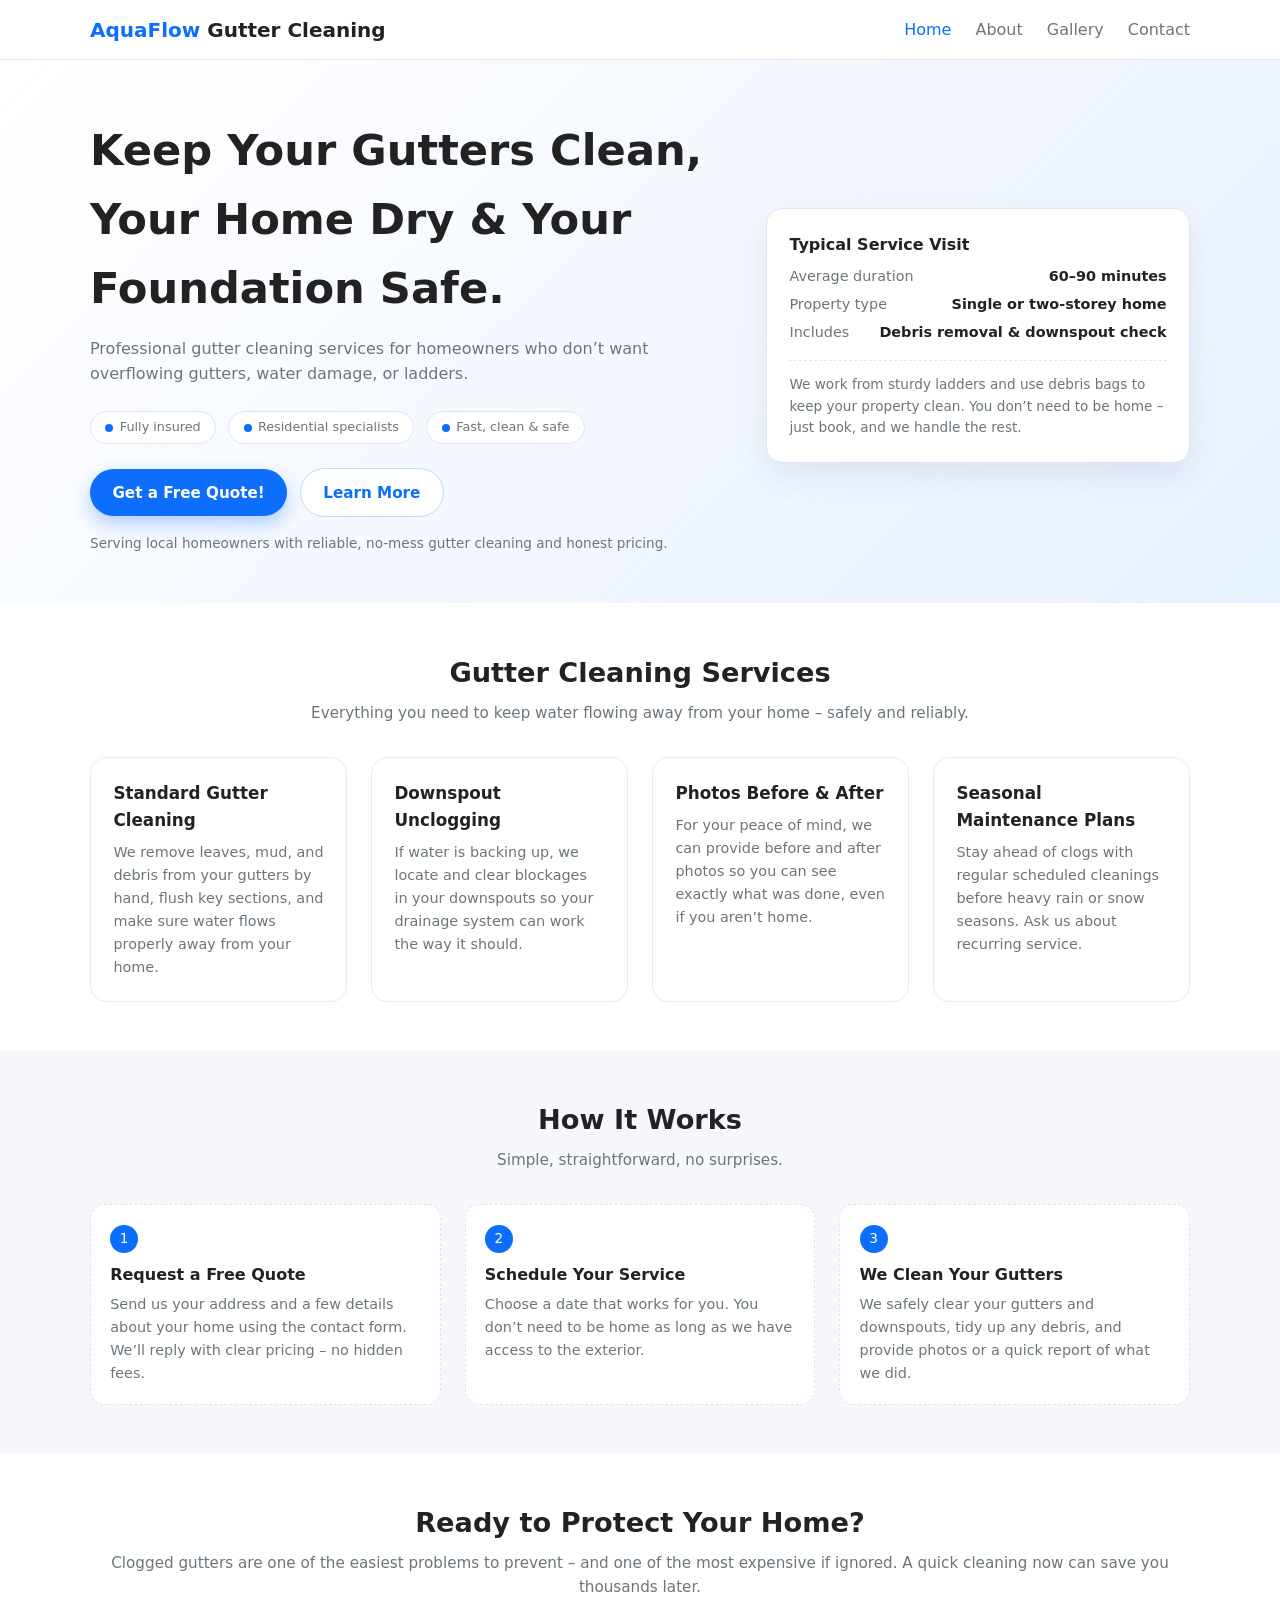
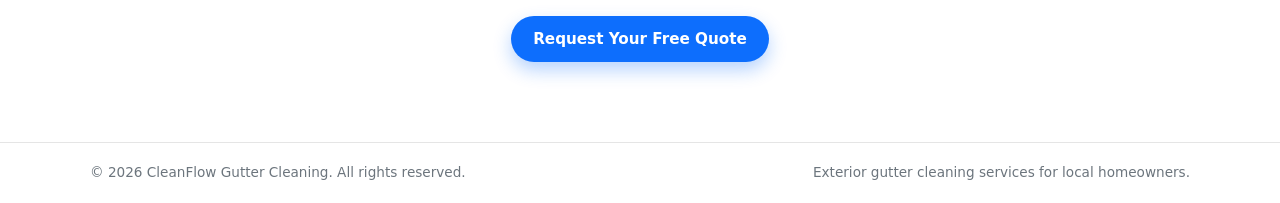
<file: index.html>
<!DOCTYPE html>
<html lang="en">
<head>
  <meta charset="UTF-8">
  <title>AquaFlow | Professional Gutter Cleaning Services</title>
  <meta name="viewport" content="width=device-width, initial-scale=1">
  <meta name="description" content="Professional gutter cleaning services to protect your home from water damage. Fast, reliable, insured.">
  <link rel="stylesheet" href="style.css">
</head>
<body>
<header>
  <div class="container navbar">
    <div class="logo">AquaFlow <span>Gutter Cleaning</span></div>
    <nav>
      <ul>
        <li><a href="index.html" class="active">Home</a></li>
        <li><a href="about.html">About</a></li>
        <li><a href="gallery.html">Gallery</a></li>
        <li><a href="contact.html">Contact</a></li>
      </ul>
    </nav>
  </div>
</header>

<main>
  <!-- Hero -->
  <section class="hero">
    <div class="container hero-inner">
      <div>
        <h1>Keep Your Gutters Clean, Your Home Dry & Your Foundation Safe.</h1>
        <p class="hero-subtitle">
          Professional gutter cleaning services for homeowners who don’t want overflowing gutters,
          water damage, or ladders.
        </p>

        <div class="hero-badges">
          <div class="badge">
            <span class="badge-dot"></span> Fully insured
          </div>
          <div class="badge">
            <span class="badge-dot"></span> Residential specialists
          </div>
          <div class="badge">
            <span class="badge-dot"></span> Fast, clean & safe
          </div>
        </div>

        <div class="hero-cta">
          <a href="contact.html" class="btn btn-primary">Get a Free Quote!</a>
          <a href="about.html" class="btn btn-outline">Learn More</a>
        </div>

        <p class="hero-note">
          Serving local homeowners with reliable, no-mess gutter cleaning and honest pricing.
        </p>
      </div>

      <aside class="hero-card">
        <div class="hero-card-title">Typical Service Visit</div>
        <div class="hero-card-line">
          <span class="label">Average duration</span>
          <span class="value">60–90 minutes</span>
        </div>
        <div class="hero-card-line">
          <span class="label">Property type</span>
          <span class="value">Single or two-storey home</span>
        </div>
        <div class="hero-card-line">
          <span class="label">Includes</span>
          <span class="value">Debris removal & downspout check</span>
        </div>
        <div class="hero-status">
          We work from sturdy ladders and use debris bags to keep your property clean.
          You don’t need to be home – just book, and we handle the rest.
        </div>
      </aside>
    </div>
  </section>

  <!-- Services -->
  <section class="section">
    <div class="container">
      <div class="section-title">
        <h2>Gutter Cleaning Services</h2>
        <p>Everything you need to keep water flowing away from your home – safely and reliably.</p>
      </div>

      <div class="services-grid">
        <div class="service-card">
          <h3>Standard Gutter Cleaning</h3>
          <p>
            We remove leaves, mud, and debris from your gutters by hand, flush key sections,
            and make sure water flows properly away from your home.
          </p>
        </div>
        <div class="service-card">
          <h3>Downspout Unclogging</h3>
          <p>
            If water is backing up, we locate and clear blockages in your downspouts so your drainage system
            can work the way it should.
          </p>
        </div>
        <div class="service-card">
          <h3>Photos Before & After</h3>
          <p>
            For your peace of mind, we can provide before and after photos so you can see exactly what was done,
            even if you aren’t home.
          </p>
        </div>
        <div class="service-card">
          <h3>Seasonal Maintenance Plans</h3>
          <p>
            Stay ahead of clogs with regular scheduled cleanings before heavy rain or snow seasons.
            Ask us about recurring service.
          </p>
        </div>
      </div>
    </div>
  </section>

  <!-- Process -->
  <section class="section section-light">
    <div class="container">
      <div class="section-title">
        <h2>How It Works</h2>
        <p>Simple, straightforward, no surprises.</p>
      </div>

      <div class="process-grid">
        <div class="process-step">
          <div class="process-step-number">1</div>
          <h3>Request a Free Quote</h3>
          <p>
            Send us your address and a few details about your home using the contact form.
            We’ll reply with clear pricing – no hidden fees.
          </p>
        </div>
        <div class="process-step">
          <div class="process-step-number">2</div>
          <h3>Schedule Your Service</h3>
          <p>
            Choose a date that works for you. You don’t need to be home as long as we have access to the exterior.
          </p>
        </div>
        <div class="process-step">
          <div class="process-step-number">3</div>
          <h3>We Clean Your Gutters</h3>
          <p>
            We safely clear your gutters and downspouts, tidy up any debris, and provide photos or a quick report
            of what we did.
          </p>
        </div>
      </div>
    </div>
  </section>

  <!-- CTA -->
  <section class="section">
    <div class="container">
      <div class="section-title">
        <h2>Ready to Protect Your Home?</h2>
        <p>
          Clogged gutters are one of the easiest problems to prevent – and one of the most expensive if ignored.
          A quick cleaning now can save you thousands later.
        </p>
        <p style="margin-top: 1rem;">
          <a href="contact.html" class="btn btn-primary">Request Your Free Quote</a>
        </p>
      </div>
    </div>
  </section>
</main>

<footer>
  <div class="container footer-inner">
    <span>© <span id="year"></span> CleanFlow Gutter Cleaning. All rights reserved.</span>
    <span>Exterior gutter cleaning services for local homeowners.</span>
  </div>
</footer>

<script>
  // Simple year auto-update
  document.getElementById('year').textContent = new Date().getFullYear();
</script>
</body>
</html>
</file>
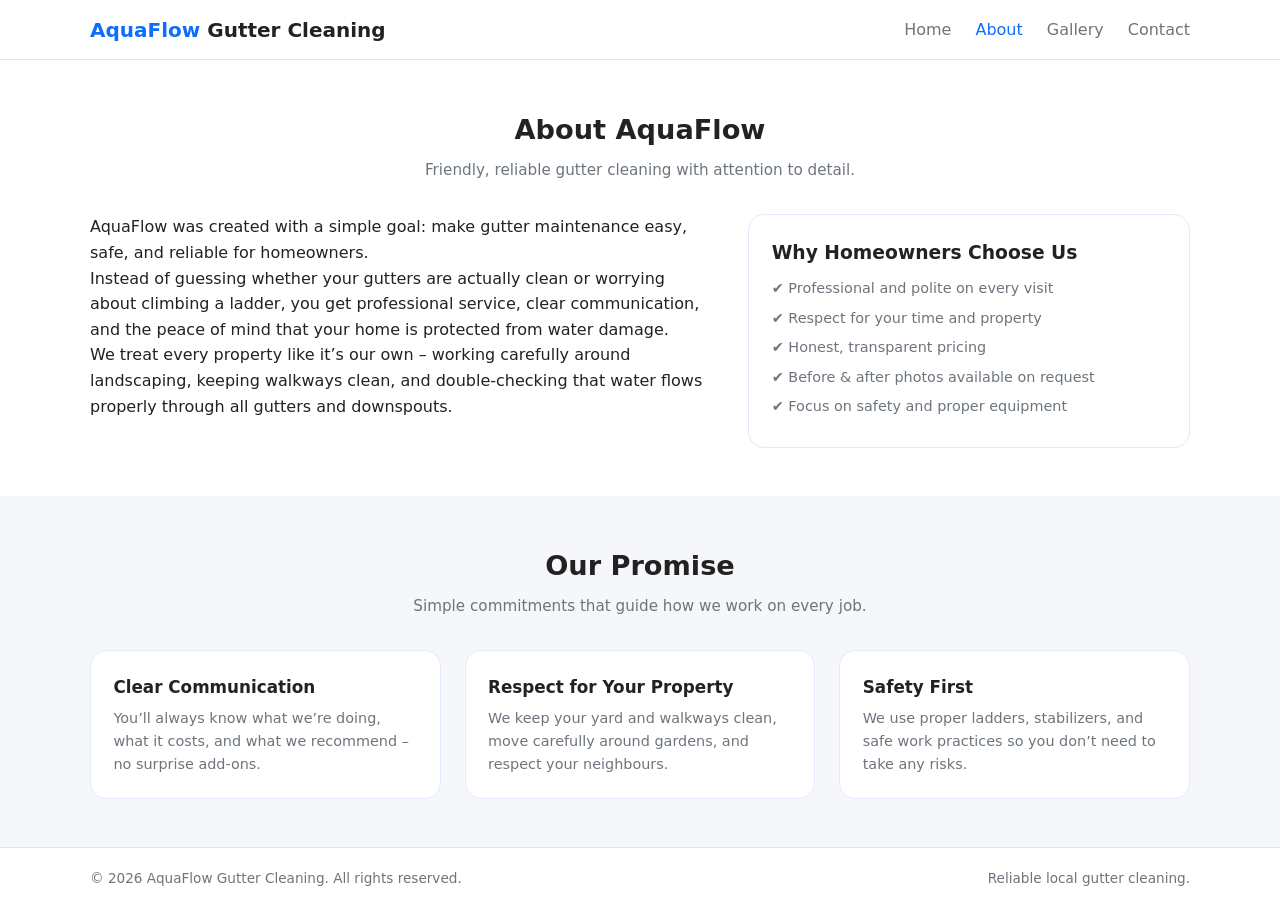
<file: about.html>
<!DOCTYPE html>
<html lang="en">
<head>
  <meta charset="UTF-8">
  <title>About | AquaFlow</title>
  <meta name="viewport" content="width=device-width, initial-scale=1">
  <meta name="description" content="Learn more about CleanFlow Gutter Cleaning – who we are, how we work, and why homeowners trust us.">
  <link rel="stylesheet" href="style.css">
</head>
<body>
<header>
  <div class="container navbar">
    <div class="logo">AquaFlow <span>Gutter Cleaning</span></div>
    <nav>
      <ul>
        <li><a href="index.html">Home</a></li>
        <li><a href="about.html" class="active">About</a></li>
        <li><a href="gallery.html">Gallery</a></li>
        <li><a href="contact.html">Contact</a></li>
      </ul>
    </nav>
  </div>
</header>

<main>
  <section class="section">
    <div class="container">
      <div class="section-title">
        <h2>About AquaFlow</h2>
        <p>Friendly, reliable gutter cleaning with attention to detail.</p>
      </div>

      <div class="about-layout">
        <div>
          <p>
            AquaFlow was created with a simple goal: make gutter maintenance easy,
            safe, and reliable for homeowners.
          </p>
          <p>
            Instead of guessing whether your gutters are actually clean or worrying about climbing
            a ladder, you get professional service, clear communication, and the peace of mind that
            your home is protected from water damage.
          </p>
          <p>
            We treat every property like it’s our own – working carefully around landscaping, keeping
            walkways clean, and double-checking that water flows properly through all gutters and
            downspouts.
          </p>
        </div>

        <aside class="about-highlight">
          <h3>Why Homeowners Choose Us</h3>
          <ul>
            <li>✔ Professional and polite on every visit</li>
            <li>✔ Respect for your time and property</li>
            <li>✔ Honest, transparent pricing</li>
            <li>✔ Before & after photos available on request</li>
            <li>✔ Focus on safety and proper equipment</li>
          </ul>
        </aside>
      </div>
    </div>
  </section>

  <section class="section section-light">
    <div class="container">
      <div class="section-title">
        <h2>Our Promise</h2>
        <p>Simple commitments that guide how we work on every job.</p>
      </div>

      <div class="services-grid">
        <div class="service-card">
          <h3>Clear Communication</h3>
          <p>
            You’ll always know what we’re doing, what it costs, and what we recommend – no surprise add-ons.
          </p>
        </div>
        <div class="service-card">
          <h3>Respect for Your Property</h3>
          <p>
            We keep your yard and walkways clean, move carefully around gardens, and respect your neighbours.
          </p>
        </div>
        <div class="service-card">
          <h3>Safety First</h3>
          <p>
            We use proper ladders, stabilizers, and safe work practices so you don’t need to take any risks.
          </p>
        </div>
      </div>
    </div>
  </section>
</main>

<footer>
  <div class="container footer-inner">
    <span>© <span id="year"></span> AquaFlow Gutter Cleaning. All rights reserved.</span>
    <span>Reliable local gutter cleaning.</span>
  </div>
</footer>

<script>
  document.getElementById('year').textContent = new Date().getFullYear();
</script>
</body>
</html>
</file>
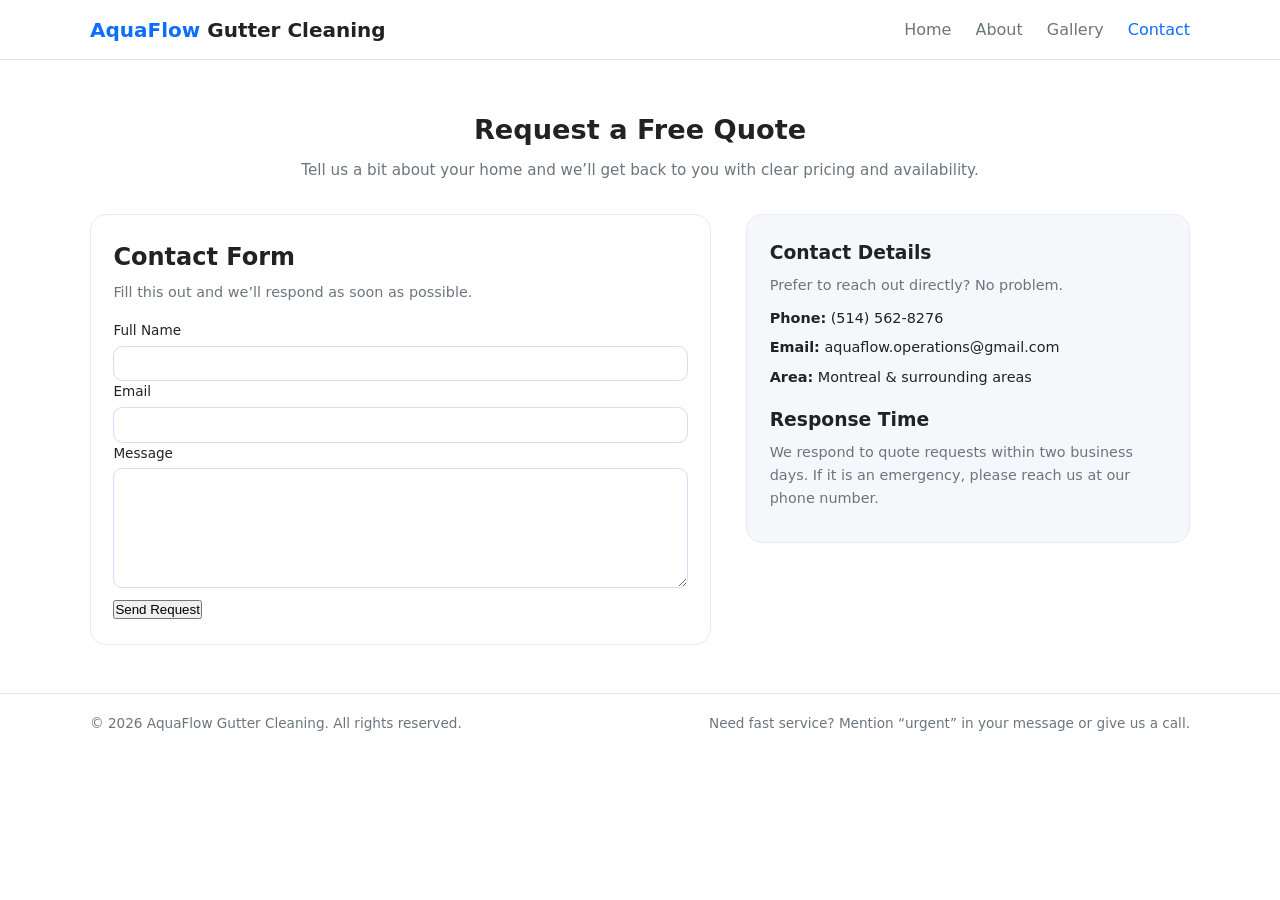
<file: contact.html>
<!DOCTYPE html>
<html lang="en">
<head>
  <meta charset="UTF-8">
  <title>Contact | AquaFlow</title>
  <meta name="viewport" content="width=device-width, initial-scale=1">
  <meta name="description" content="Request a free gutter cleaning quote or book your service.">
  <link rel="stylesheet" href="style.css">
</head>
<body>
<header>
  <div class="container navbar">
    <div class="logo">AquaFlow <span>Gutter Cleaning</span></div>
    <nav>
      <ul>
        <li><a href="index.html">Home</a></li>
        <li><a href="about.html">About</a></li>
        <li><a href="gallery.html">Gallery</a></li>
        <li><a href="contact.html" class="active">Contact</a></li>
      </ul>
    </nav>
  </div>
</header>

<main>
  <section class="section">
    <div class="container">
      <div class="section-title">
        <h2>Request a Free Quote</h2>
        <p>Tell us a bit about your home and we’ll get back to you with clear pricing and availability.</p>
      </div>

      <div class="contact-grid">
        <div class="contact-form">
          <h2>Contact Form</h2>
          <p>Fill this out and we’ll respond as soon as possible.</p>

          <form name="contact"
      method="POST"
      action="thanks.html"
      data-netlify="true"
      netlify-honeypot="bot-field">

  <!-- Netlify honeypot (spam trap) -->
  <p style="display:none;">
    <label>Don’t fill this out: <input name="bot-field" /></label>
  </p>

  <!-- (Optional but recommended) explicit form-name -->
  <input type="hidden" name="form-name" value="contact" />

  <!-- your existing fields -->
  <label>Full Name</label>
  <input name="name" type="text" required />

  <label>Email</label>
  <input name="email" type="email" required />

  <label>Message</label>
  <textarea name="message"></textarea>

  <button type="submit">Send Request</button>
</form>

        </div>

        <aside class="contact-info-box">
          <h3>Contact Details</h3>
          <p>Prefer to reach out directly? No problem.</p>
          <ul class="contact-list">
            <li><strong>Phone:</strong> (514) 562-8276</li>
            <li><strong>Email:</strong> aquaflow.operations@gmail.com</li>
            <li><strong>Area:</strong> Montreal & surrounding areas</li>
          </ul>

          <h3 style="margin-top: 1rem;">Response Time</h3>
          <p>We respond to quote requests within two business days. If it is an emergency, please reach us at our phone number.</p>
        </aside>
      </div>
    </div>
  </section>
</main>

<footer>
  <div class="container footer-inner">
    <span>© <span id="year"></span> AquaFlow Gutter Cleaning. All rights reserved.</span>
    <span>Need fast service? Mention “urgent” in your message or give us a call.</span>
  </div>
</footer>

<script>
  document.getElementById('year').textContent = new Date().getFullYear();
</script>
</body>
</html>
</file>
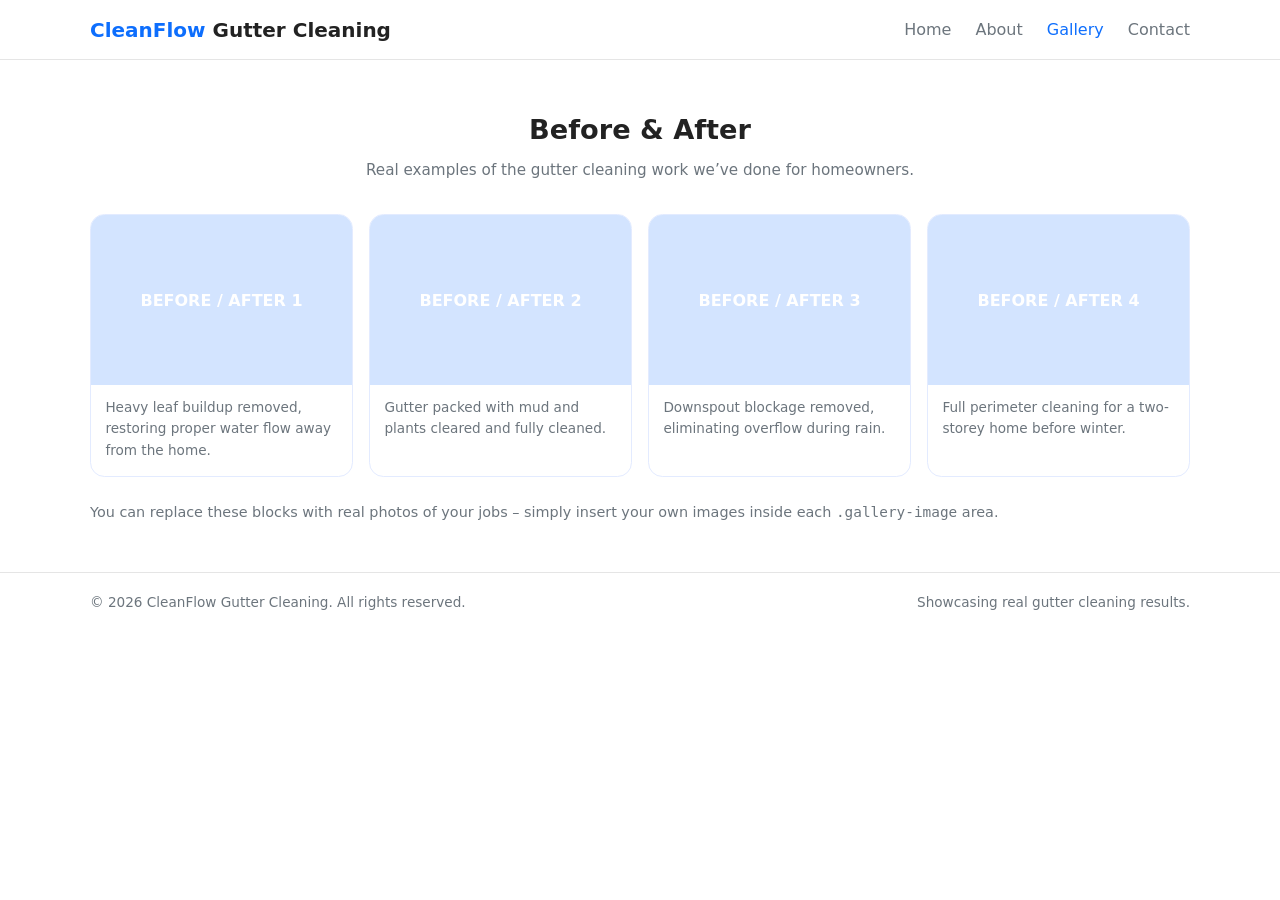
<file: gallery.html>
<!DOCTYPE html>
<html lang="en">
<head>
  <meta charset="UTF-8">
  <title>Gallery | AquaFlow</title>
  <meta name="viewport" content="width=device-width, initial-scale=1">
  <meta name="description" content="Before and after examples of gutter cleaning work.">
  <link rel="stylesheet" href="style.css">
</head>
<body>
<header>
  <div class="container navbar">
    <div class="logo">CleanFlow <span>Gutter Cleaning</span></div>
    <nav>
      <ul>
        <li><a href="index.html">Home</a></li>
        <li><a href="about.html">About</a></li>
        <li><a href="gallery.html" class="active">Gallery</a></li>
        <li><a href="contact.html">Contact</a></li>
      </ul>
    </nav>
  </div>
</header>

<main>
  <section class="section">
    <div class="container">
      <div class="section-title">
        <h2>Before & After</h2>
        <p>Real examples of the gutter cleaning work we’ve done for homeowners.</p>
      </div>

      <div class="gallery-grid">
        <div class="gallery-item">
          <div class="gallery-image">
            BEFORE / AFTER 1
          </div>
          <div class="gallery-caption">
            Heavy leaf buildup removed, restoring proper water flow away from the home.
          </div>
        </div>

        <div class="gallery-item">
          <div class="gallery-image">
            BEFORE / AFTER 2
          </div>
          <div class="gallery-caption">
            Gutter packed with mud and plants cleared and fully cleaned.
          </div>
        </div>

        <div class="gallery-item">
          <div class="gallery-image">
            BEFORE / AFTER 3
          </div>
          <div class="gallery-caption">
            Downspout blockage removed, eliminating overflow during rain.
          </div>
        </div>

        <div class="gallery-item">
          <div class="gallery-image">
            BEFORE / AFTER 4
          </div>
          <div class="gallery-caption">
            Full perimeter cleaning for a two-storey home before winter.
          </div>
        </div>
      </div>

      <p style="margin-top: 1.5rem; font-size: 0.9rem; color: #6c757d;">
        You can replace these blocks with real photos of your jobs – simply insert
        your own images inside each <code>.gallery-image</code> area.
      </p>
    </div>
  </section>
</main>

<footer>
  <div class="container footer-inner">
    <span>© <span id="year"></span> CleanFlow Gutter Cleaning. All rights reserved.</span>
    <span>Showcasing real gutter cleaning results.</span>
  </div>
</footer>

<script>
  document.getElementById('year').textContent = new Date().getFullYear();
</script>
</body>
</html>
</file>
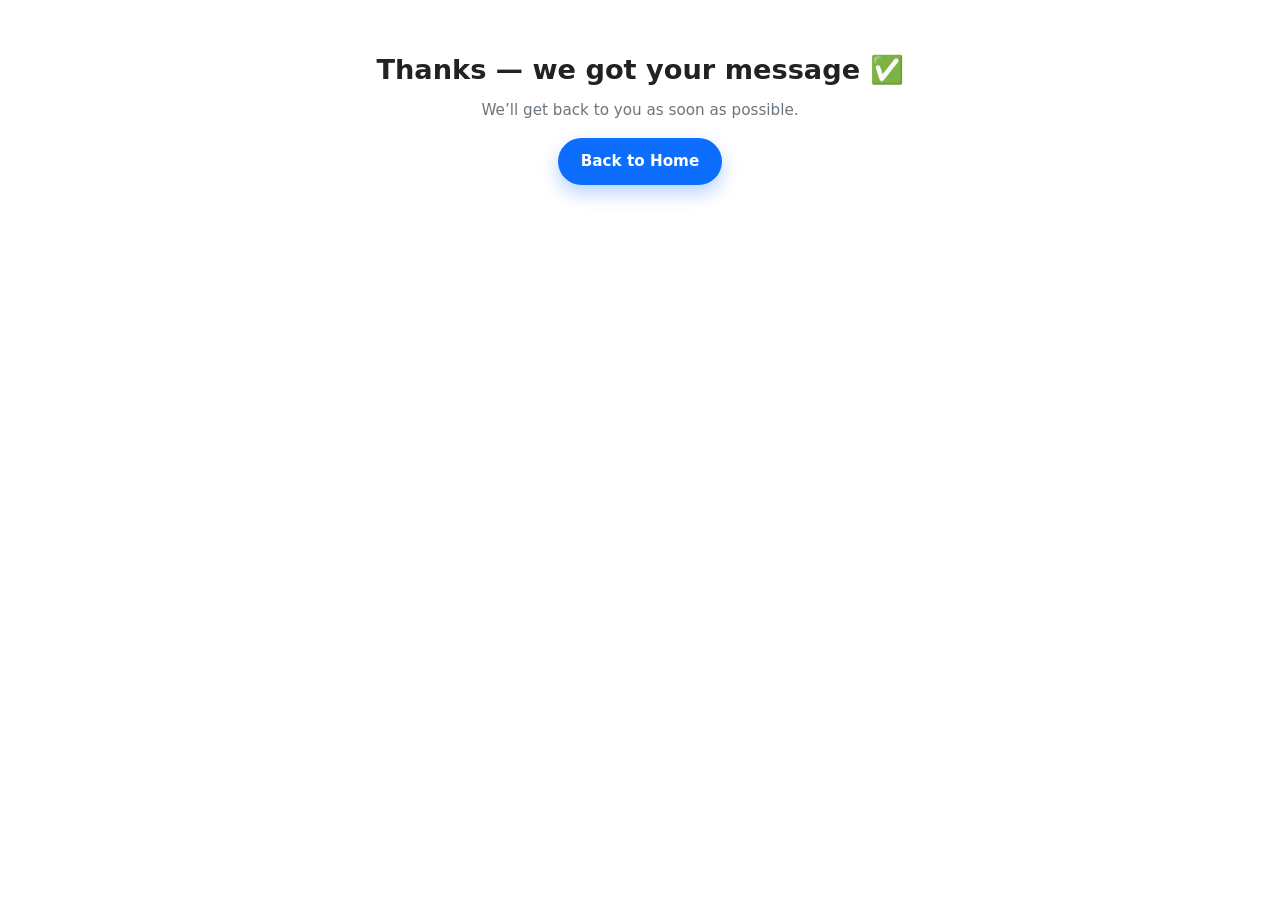
<file: thanks.html>
<!doctype html>
<html lang="en">
<head>
  <meta charset="utf-8" />
  <meta name="viewport" content="width=device-width, initial-scale=1" />
  <title>Thanks!</title>
  <link rel="stylesheet" href="style.css" />
</head>
<body>
  <main class="section">
    <div class="container section-title">
      <h2>Thanks — we got your message ✅</h2>
      <p>We’ll get back to you as soon as possible.</p>
      <p style="margin-top:1rem;"><a class="btn btn-primary" href="index.html">Back to Home</a></p>
    </div>
  </main>
</body>
</html>
</file>
<file: style.css>
/* General reset */
* {
  margin: 0;
  padding: 0;
  box-sizing: border-box;
}

:root {
  --primary: #0d6efd;
  --primary-dark: #0a4fb8;
  --light: #f5f7fb;
  --text: #222;
  --muted: #6c757d;
}

body {
  font-family: system-ui, -apple-system, BlinkMacSystemFont, "Segoe UI", sans-serif;
  color: var(--text);
  background-color: #ffffff;
  line-height: 1.6;
}

/* Layout utility */
.container {
  width: 90%;
  max-width: 1100px;
  margin: 0 auto;
}

/* Header / Nav */
header {
  background-color: #ffffff;
  border-bottom: 1px solid #e5e5e5;
  position: sticky;
  top: 0;
  z-index: 10;
}

.navbar {
  display: flex;
  align-items: center;
  justify-content: space-between;
  padding: 0.85rem 0;
}

.logo {
  font-weight: 700;
  font-size: 1.25rem;
  color: var(--primary);
}

.logo span {
  color: var(--text);
}

nav ul {
  list-style: none;
  display: flex;
  gap: 1.5rem;
}

nav a {
  text-decoration: none;
  color: var(--muted);
  font-weight: 500;
  transition: color 0.2s ease;
}

nav a:hover,
nav a.active {
  color: var(--primary);
}

/* Hero */
.hero {
  background: linear-gradient(135deg, #ffffff, #e8f1ff);
  padding: 3.5rem 0 3rem;
}

.hero-inner {
  display: grid;
  grid-template-columns: minmax(0, 1.5fr) minmax(0, 1fr);
  gap: 2.5rem;
  align-items: center;
}

.hero h1 {
  font-size: clamp(2.1rem, 4vw, 2.7rem);
  margin-bottom: 0.75rem;
}

.hero p.hero-subtitle {
  color: var(--muted);
  font-size: 1rem;
  margin-bottom: 1.5rem;
}

.hero-badges {
  display: flex;
  flex-wrap: wrap;
  gap: 0.75rem;
  margin-bottom: 1.5rem;
}

.badge {
  background-color: #ffffff;
  border-radius: 999px;
  padding: 0.35rem 0.9rem;
  font-size: 0.8rem;
  border: 1px solid #dde5f5;
  display: inline-flex;
  align-items: center;
  gap: 0.4rem;
  color: var(--muted);
}

.badge-dot {
  width: 8px;
  height: 8px;
  border-radius: 50%;
  background-color: var(--primary);
}

.hero-cta {
  display: flex;
  flex-wrap: wrap;
  gap: 0.8rem;
  align-items: center;
  margin-bottom: 1rem;
}

.btn {
  display: inline-flex;
  align-items: center;
  justify-content: center;
  padding: 0.7rem 1.4rem;
  border-radius: 999px;
  font-weight: 600;
  font-size: 0.95rem;
  text-decoration: none;
  cursor: pointer;
  border: none;
  transition: background-color 0.2s ease, transform 0.1s ease, box-shadow 0.1s ease;
}

.btn-primary {
  background-color: var(--primary);
  color: #ffffff;
  box-shadow: 0 8px 18px rgba(13, 110, 253, 0.3);
}

.btn-primary:hover {
  background-color: var(--primary-dark);
  transform: translateY(-1px);
  box-shadow: 0 10px 24px rgba(13, 110, 253, 0.35);
}

.btn-outline {
  background-color: #ffffff;
  color: var(--primary);
  border: 1px solid #c5d6ff;
}

.btn-outline:hover {
  background-color: #f0f3ff;
}

/* Hero secondary text */
.hero-note {
  font-size: 0.85rem;
  color: var(--muted);
}

/* Hero image block */
.hero-card {
  background-color: #ffffff;
  border-radius: 1rem;
  border: 1px solid #dde5f5;
  padding: 1.4rem;
  box-shadow: 0 14px 30px rgba(15, 35, 75, 0.08);
}

.hero-card-title {
  font-weight: 600;
  margin-bottom: 0.5rem;
}

.hero-card-line {
  display: flex;
  justify-content: space-between;
  margin-top: 0.3rem;
  font-size: 0.9rem;
}

.hero-card-line span.label {
  color: var(--muted);
}

.hero-card-line span.value {
  font-weight: 600;
}

.hero-status {
  margin-top: 1rem;
  padding-top: 0.8rem;
  border-top: 1px dashed #e0e7f7;
  font-size: 0.85rem;
  color: var(--muted);
}

/* Sections */
.section {
  padding: 3rem 0;
}

.section-light {
  background-color: var(--light);
}

.section-title {
  text-align: center;
  margin-bottom: 2rem;
}

.section-title h2 {
  font-size: 1.7rem;
  margin-bottom: 0.4rem;
}

.section-title p {
  color: var(--muted);
  font-size: 0.95rem;
}

/* Services */
.services-grid {
  display: grid;
  grid-template-columns: repeat(auto-fit, minmax(230px, 1fr));
  gap: 1.5rem;
}

.service-card {
  background-color: #ffffff;
  border-radius: 1rem;
  border: 1px solid #e3ebff;
  padding: 1.4rem;
}

.service-card h3 {
  margin-bottom: 0.4rem;
  font-size: 1.05rem;
}

.service-card p {
  color: var(--muted);
  font-size: 0.9rem;
}

/* Steps / Process */
.process-grid {
  display: grid;
  grid-template-columns: repeat(auto-fit, minmax(230px, 1fr));
  gap: 1.5rem;
}

.process-step {
  background-color: #ffffff;
  border-radius: 0.9rem;
  padding: 1.2rem;
  border: 1px dashed #d7e3ff;
}

.process-step-number {
  width: 28px;
  height: 28px;
  border-radius: 999px;
  background-color: var(--primary);
  color: #ffffff;
  font-size: 0.85rem;
  display: flex;
  align-items: center;
  justify-content: center;
  margin-bottom: 0.6rem;
}

.process-step h3 {
  font-size: 1rem;
  margin-bottom: 0.3rem;
}

.process-step p {
  font-size: 0.9rem;
  color: var(--muted);
}

/* About page */
.about-layout {
  display: grid;
  grid-template-columns: minmax(0, 1.4fr) minmax(0, 1fr);
  gap: 2.5rem;
  align-items: flex-start;
}

.about-highlight {
  background-color: #ffffff;
  border-radius: 1rem;
  border: 1px solid #e3e9fb;
  padding: 1.4rem;
}

.about-highlight h3 {
  margin-bottom: 0.6rem;
}

.about-highlight ul {
  list-style: none;
  padding-left: 0;
}

.about-highlight li {
  font-size: 0.9rem;
  color: var(--muted);
  margin-bottom: 0.4rem;
}

/* Contact page */
.contact-grid {
  display: grid;
  grid-template-columns: minmax(0, 1.4fr) minmax(0, 1fr);
  gap: 2.2rem;
  align-items: flex-start;
}

.contact-form {
  background-color: #ffffff;
  border-radius: 1rem;
  border: 1px solid #e3ebff;
  padding: 1.4rem;
}

.contact-form h2 {
  margin-bottom: 0.3rem;
}

.contact-form p {
  color: var(--muted);
  font-size: 0.9rem;
  margin-bottom: 1rem;
}

.form-row {
  display: flex;
  gap: 1rem;
}

.form-group {
  margin-bottom: 0.9rem;
  flex: 1;
}

label {
  display: block;
  font-size: 0.85rem;
  margin-bottom: 0.25rem;
  font-weight: 500;
}

input,
textarea {
  width: 100%;
  padding: 0.55rem 0.7rem;
  border-radius: 0.6rem;
  border: 1px solid #d3ddf3;
  font-size: 0.9rem;
  font-family: inherit;
  outline: none;
  transition: border-color 0.15s ease, box-shadow 0.15s ease;
}

input:focus,
textarea:focus {
  border-color: var(--primary);
  box-shadow: 0 0 0 1px rgba(13, 110, 253, 0.18);
}

textarea {
  min-height: 120px;
  resize: vertical;
}

/* Contact info */
.contact-info-box {
  background-color: var(--light);
  border-radius: 1rem;
  padding: 1.4rem;
  border: 1px solid #e3ebff;
}

.contact-info-box h3 {
  margin-bottom: 0.4rem;
}

.contact-info-box p {
  font-size: 0.9rem;
  color: var(--muted);
  margin-bottom: 0.6rem;
}

.contact-list {
  list-style: none;
  font-size: 0.9rem;
}

.contact-list li {
  margin-bottom: 0.4rem;
}

/* Gallery */
.gallery-grid {
  display: grid;
  grid-template-columns: repeat(auto-fit, minmax(220px, 1fr));
  gap: 1rem;
}

.gallery-item {
  background-color: #ffffff;
  border-radius: 0.9rem;
  overflow: hidden;
  border: 1px solid #e3ebff;
}

.gallery-image {
  background-color: #d3e4ff;
  height: 170px;
  display: flex;
  align-items: center;
  justify-content: center;
  color: #ffffff;
  font-weight: 600;
  font-size: 1rem;
}

.gallery-caption {
  padding: 0.7rem 0.9rem 0.9rem;
  font-size: 0.85rem;
  color: var(--muted);
}

/* Footer */
footer {
  border-top: 1px solid #e5e5e5;
  padding: 1.2rem 0;
  background-color: #ffffff;
  font-size: 0.85rem;
  color: var(--muted);
}

.footer-inner {
  display: flex;
  flex-wrap: wrap;
  justify-content: space-between;
  gap: 0.75rem;
}

/* Responsive */
@media (max-width: 840px) {
  .hero-inner,
  .about-layout,
  .contact-grid {
    grid-template-columns: 1fr;
  }

  nav ul {
    gap: 0.9rem;
  }

  .navbar {
    flex-wrap: wrap;
    gap: 0.5rem;
  }
}

@media (max-width: 600px) {
  .hero {
    padding-top: 2.6rem;
  }

  .hero-cta {
    flex-direction: column;
    align-items: flex-start;
  }

  .footer-inner {
    flex-direction: column;
    align-items: flex-start;
  }
}
</file>
